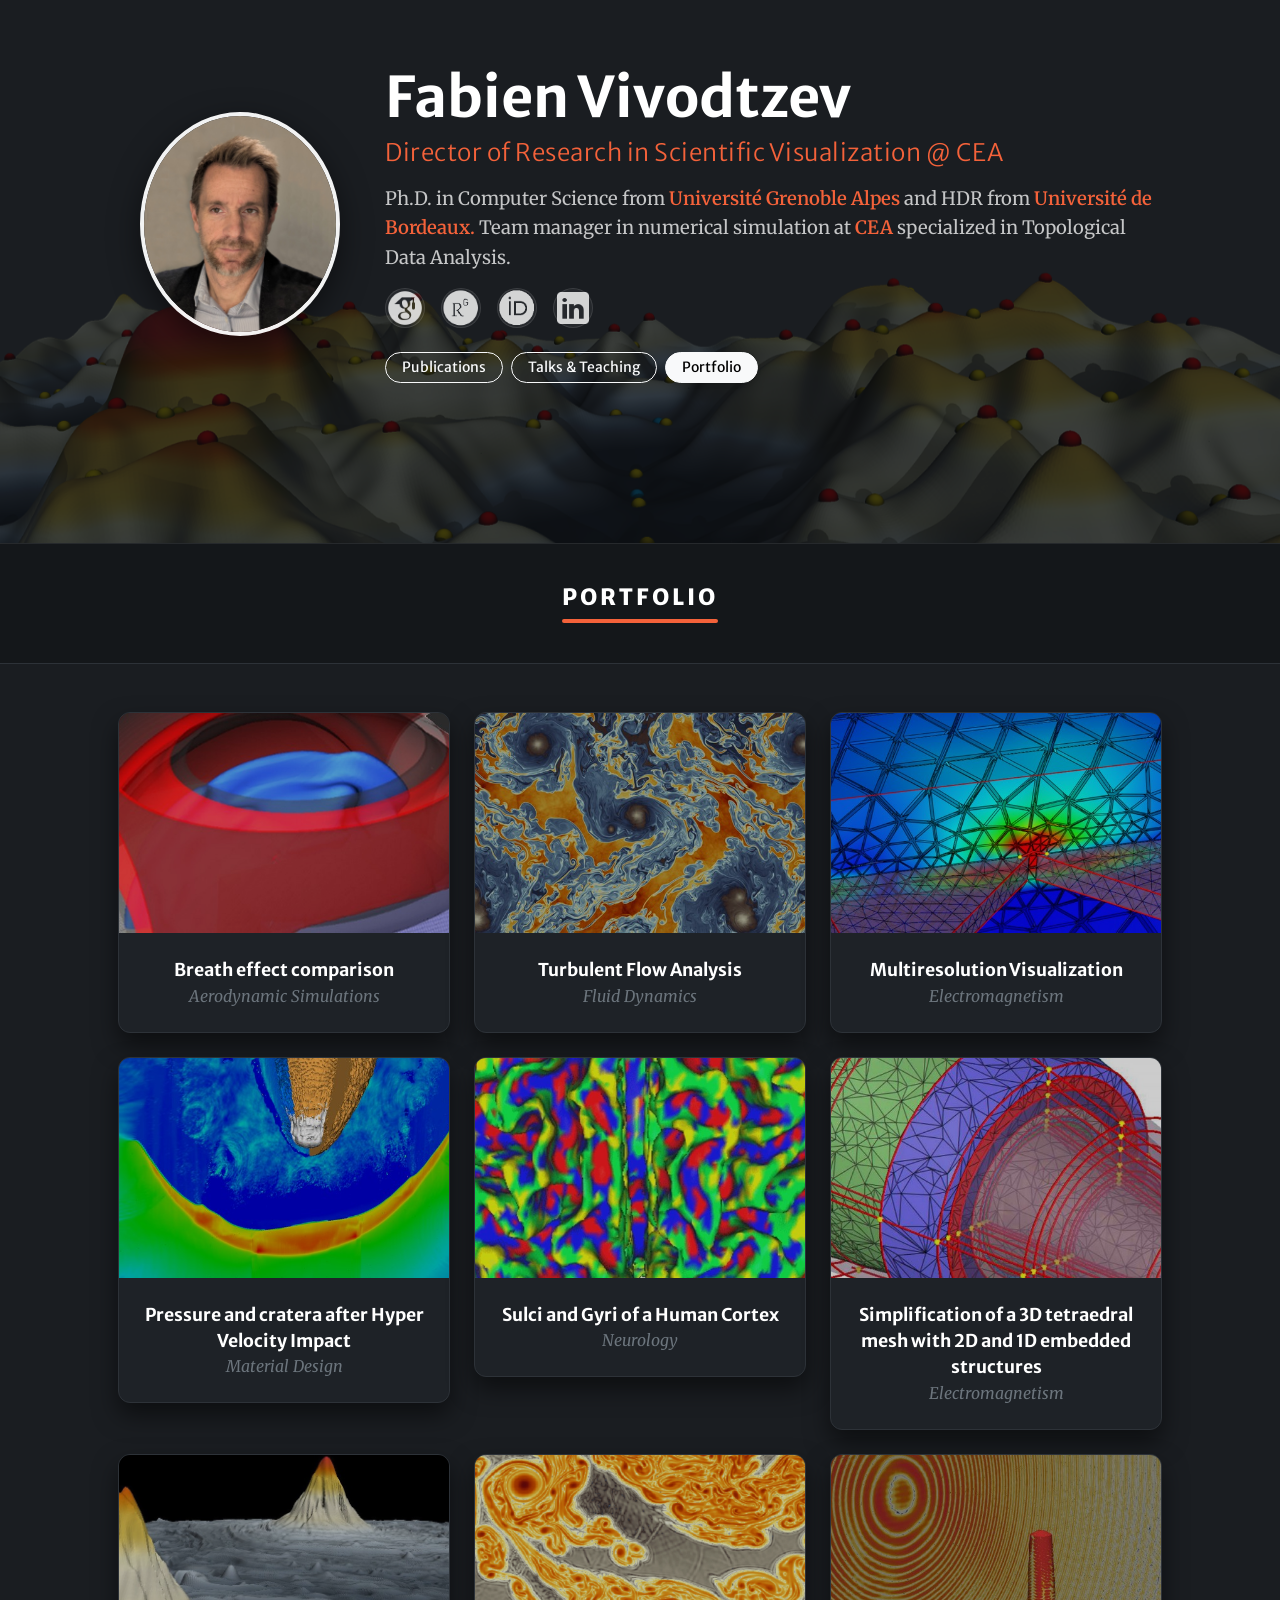
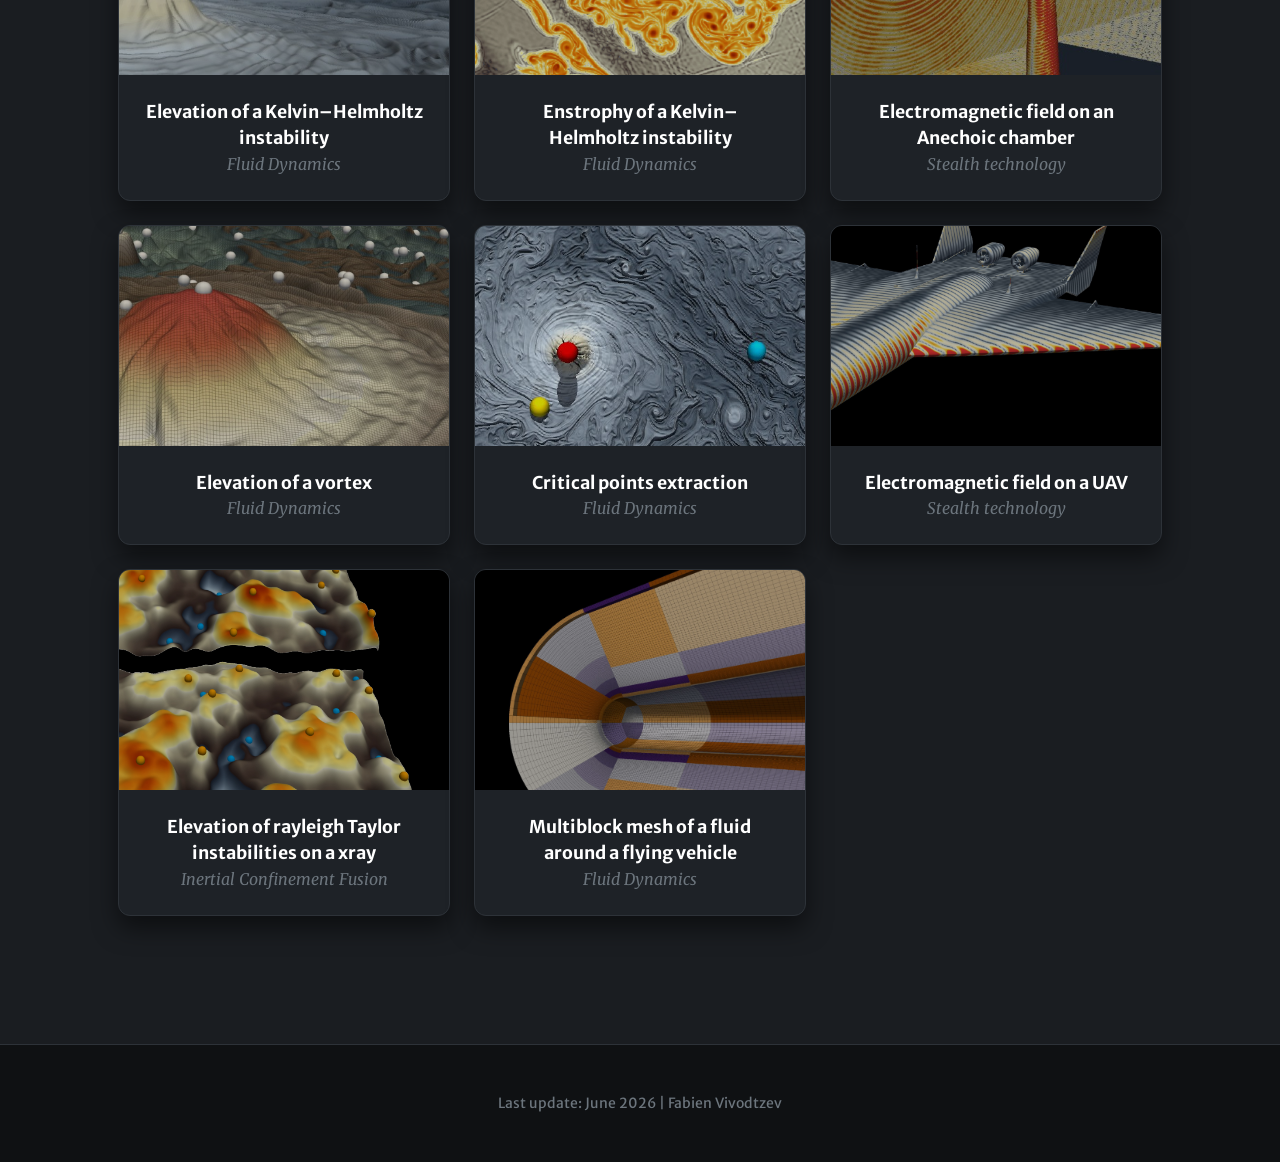
<file: portfolio.html>
<!DOCTYPE html>
<html lang="en">

<head>
    <meta charset="utf-8" />
    <meta name="viewport" content="width=device-width, initial-scale=1, shrink-to-fit=no" />
    <meta name="description" content="Fabien Vivodtzev - Portfolio" />
    <meta name="author" content="Fabien Vivodtzev" />
    <title>Portfolio | Fabien Vivodtzev</title>
    <link rel="icon" type="image/x-icon" href="./img/icone2.png" />

    <link href="https://fonts.googleapis.com/css?family=Merriweather+Sans:400,700" rel="stylesheet" />
    <link href="https://fonts.googleapis.com/css?family=Merriweather:400,300,300italic,400italic,700,700italic" rel="stylesheet" type="text/css" />

    <link href="css/styles.css" rel="stylesheet" />
    <link href="css/mystyle.css" rel="stylesheet" />
</head>

<body id="page-top">



<header class="masthead banner-mode" id="home">
    <div class="container px-4 px-lg-5">
        <div class="row align-items-center">
            <div class="col-md-4 col-lg-3 text-center mb-4 mb-md-0">
                <img src="./img/portrait-5.jpg" class="img-fluid rounded-circle portrait-banner" alt="Fabien">
            </div>
            <div class="col-md-8 col-lg-9 text-md-start text-center">
                <h1 class="text-white fw-bold mb-2">Fabien Vivodtzev</h1>
                <h2 class="text-primary-light mb-3 fs-4 fw-light">Director of Research in Scientific Visualization @ CEA</h2>
                <p class="text-white-75 banner-bio">
                    Ph.D. in Computer Science from <a href="https:">Université Grenoble Alpes</a> and HDR from <a href="https:">Université de Bordeaux.</a>
                    Team manager in numerical simulation at <a href="https://www.cea.fr">CEA</a> specialized in Topological Data Analysis.
                </p>
           


                       <div class="mt-3 d-flex flex-wrap gap-3 justify-content-center justify-content-md-start">
    <a href="https://scholar.google.fr/citations?user=md5jJRoAAAAJ&hl" class="social-btn" title="Google Scholar">
        <img src="./img/icon-google-scholar.png" alt="Google Scholar">
    </a>
   
           <a href="https://www.researchgate.net/profile/Fabien-Vivodtzev" class="social-btn" title="ResearchGate">
        <img src="./img/icon-researchgate.png" alt="Research Gate"> </a>

    <a href="https://orcid.org/0009-0001-5302-5477" class="social-btn" title="ORCID">
        <img src="./img/icon-orcid.png" alt="ORCID">
    </a>

     <a href="https://www.linkedin.com/in/fabien-vivodtzev/" class="social-btn" title="LinkedIn">
        <img src="./img/icon-linkedin.png" alt="Linked In"> </a>


        



</div>





                <div class="mt-4 d-flex flex-wrap gap-2 justify-content-center justify-content-md-start">
                    <a href="index.html" class="btn btn-outline-light btn-sm rounded-pill px-3 ">Publications</a>
                    <a href="talks.html"   class="btn btn-outline-light btn-sm rounded-pill px-3">Talks & Teaching</a>
                    <a href="portfolio.html"    class="btn btn-light btn-sm rounded-pill px-3 shadow-sm">Portfolio</a>
                </div>
                

         


            </div>
        </div>
    </div>
</header>



    <section class="page-section section-banner-dark" id="portfolio">
        <div class="container px-4 px-lg-5">
            <div class="row justify-content-center">
                <div class="col-auto text-center">
                    <div class="d-inline-flex flex-column align-items-center">
                        <div class="d-flex align-items-center gap-3 mb-2">
                            <h2 class="section-title-modern mb-0">Portfolio</h2>
                        </div>
                        <div class="title-underline w-100"></div>
                    </div>
                </div>
            </div>
        </div>
    </section>

    <section class="page-section pt-5">
        <div class="container px-4 px-lg-5">
            <div class="row g-4">
                
                <div class="col-lg-4 col-md-6">
                    <div class="portfolio-item-modern">
                        <a class="portfolio-link" href="./portfolio/fullsize/1.png">
                            <div class="portfolio-hover">
                                <div class="portfolio-hover-content"><i class="fas fa-plus fa-2x"></i></div>
                            </div>
                            <img class="img-fluid portfolio-img" src="./portfolio/thumbnails/1.jpg" alt="Aerodynamic" />
                        </a>
                        <div class="portfolio-caption">
                            <div class="portfolio-caption-heading">Breath effect comparison</div>
                            <div class="portfolio-caption-subheading text-muted">Aerodynamic Simulations</div>
                        </div>
                    </div>
                </div>

                <div class="col-lg-4 col-md-6">
                    <div class="portfolio-item-modern">
                        <a class="portfolio-link" href="./portfolio/fullsize/2.png">
                            <div class="portfolio-hover">
                                <div class="portfolio-hover-content"><i class="fas fa-plus fa-2x"></i></div>
                            </div>
                            <img class="img-fluid portfolio-img" src="./portfolio/thumbnails/2.jpg" alt="Fluid" />
                        </a>
                        <div class="portfolio-caption">
                            <div class="portfolio-caption-heading">Turbulent Flow Analysis</div>
                            <div class="portfolio-caption-subheading text-muted">Fluid Dynamics</div>
                        </div>
                    </div>
                </div>

                <div class="col-lg-4 col-md-6">
                    <div class="portfolio-item-modern">
                        <a class="portfolio-link" href="./portfolio/fullsize/3.png">
                            <div class="portfolio-hover">
                                <div class="portfolio-hover-content"><i class="fas fa-plus fa-2x"></i></div>
                            </div>
                            <img class="img-fluid portfolio-img" src="./portfolio/thumbnails/3.jpg" alt="Electro" />
                        </a>
                        <div class="portfolio-caption">
                            <div class="portfolio-caption-heading">Multiresolution Visualization</div>
                            <div class="portfolio-caption-subheading text-muted">Electromagnetism</div>
                        </div>
                    </div>
                </div>






       <div class="col-lg-4 col-md-6">
                    <div class="portfolio-item-modern">
                        <a class="portfolio-link" href="./portfolio/fullsize/4.png">
                            <div class="portfolio-hover">
                                <div class="portfolio-hover-content"><i class="fas fa-plus fa-2x"></i></div>
                            </div>
                            <img class="img-fluid portfolio-img" src="./portfolio/thumbnails/4.jpg" alt="Electro" />
                        </a>
                        <div class="portfolio-caption">
                            <div class="portfolio-caption-heading">Pressure and cratera after Hyper Velocity Impact</div>
                            <div class="portfolio-caption-subheading text-muted">Material Design</div>
                        </div>
                    </div>
                </div>




       <div class="col-lg-4 col-md-6">
                    <div class="portfolio-item-modern">
                        <a class="portfolio-link" href="./portfolio/fullsize/5.jpg">
                            <div class="portfolio-hover">
                                <div class="portfolio-hover-content"><i class="fas fa-plus fa-2x"></i></div>
                            </div>
                            <img class="img-fluid portfolio-img" src="./portfolio/thumbnails/5.jpg" alt="Electro" />
                        </a>
                        <div class="portfolio-caption">
                            <div class="portfolio-caption-heading">Sulci and Gyri of a Human Cortex</div>
                            <div class="portfolio-caption-subheading text-muted">Neurology</div>
                        </div>
                    </div>
                </div>


       <div class="col-lg-4 col-md-6">
                    <div class="portfolio-item-modern">
                        <a class="portfolio-link" href="./portfolio/fullsize/6.jpg">
                            <div class="portfolio-hover">
                                <div class="portfolio-hover-content"><i class="fas fa-plus fa-2x"></i></div>
                            </div>
                            <img class="img-fluid portfolio-img" src="./portfolio/thumbnails/6.jpg" alt="Electro" />
                        </a>
                        <div class="portfolio-caption">
                            <div class="portfolio-caption-heading">Simplification of a 3D tetraedral mesh with 2D and 1D embedded structures</div>
                            <div class="portfolio-caption-subheading text-muted">Electromagnetism</div>
                        </div>
                    </div>
                </div>



       <div class="col-lg-4 col-md-6">
                    <div class="portfolio-item-modern">
                        <a class="portfolio-link" href="./portfolio/fullsize/zoom-khi.png">
                            <div class="portfolio-hover">
                                <div class="portfolio-hover-content"><i class="fas fa-plus fa-2x"></i></div>
                            </div>
                            <img class="img-fluid portfolio-img" src="./portfolio/thumbnails/zoom-khi.jpg" alt="Electro" />
                        </a>
                        <div class="portfolio-caption">
                            <div class="portfolio-caption-heading">Elevation of a Kelvin–Helmholtz instability</div>
                            <div class="portfolio-caption-subheading text-muted">Fluid Dynamics</div>
                        </div>
                    </div>
                </div>



       <div class="col-lg-4 col-md-6">
                    <div class="portfolio-item-modern">
                        <a class="portfolio-link" href="./portfolio/fullsize/turbulence1.png">
                            <div class="portfolio-hover">
                                <div class="portfolio-hover-content"><i class="fas fa-plus fa-2x"></i></div>
                            </div>
                            <img class="img-fluid portfolio-img" src="./portfolio/thumbnails/turbulence1.jpg" alt="Electro" />
                        </a>
                        <div class="portfolio-caption">
                            <div class="portfolio-caption-heading">Enstrophy of a Kelvin–Helmholtz instability</div>
                            <div class="portfolio-caption-subheading text-muted">Fluid Dynamics</div>
                        </div>
                    </div>
                </div>






       <div class="col-lg-4 col-md-6">
                    <div class="portfolio-item-modern">
                        <a class="portfolio-link" href="./portfolio/fullsize/iris.png">
                            <div class="portfolio-hover">
                                <div class="portfolio-hover-content"><i class="fas fa-plus fa-2x"></i></div>
                            </div>
                            <img class="img-fluid portfolio-img" src="./portfolio/thumbnails/iris.jpg" alt="Electro" />
                        </a>
                        <div class="portfolio-caption">
                            <div class="portfolio-caption-heading">Electromagnetic field on an Anechoic chamber</div>
                            <div class="portfolio-caption-subheading text-muted">Stealth technology</div>
                        </div>
                    </div>
                </div>




                       <div class="col-lg-4 col-md-6">
                    <div class="portfolio-item-modern">
                        <a class="portfolio-link" href="./portfolio/fullsize/morse.png">
                            <div class="portfolio-hover">
                                <div class="portfolio-hover-content"><i class="fas fa-plus fa-2x"></i></div>
                            </div>
                            <img class="img-fluid portfolio-img" src="./portfolio/thumbnails/morse.jpg" alt="Electro" />
                        </a>
                        <div class="portfolio-caption">
                            <div class="portfolio-caption-heading">Elevation of a vortex </div>
                            <div class="portfolio-caption-subheading text-muted">Fluid Dynamics</div>
                        </div>
                    </div>
                </div>




                       <div class="col-lg-4 col-md-6">
                    <div class="portfolio-item-modern">
                        <a class="portfolio-link" href="./portfolio/fullsize/noise-01-cp.png">
                            <div class="portfolio-hover">
                                <div class="portfolio-hover-content"><i class="fas fa-plus fa-2x"></i></div>
                            </div>
                            <img class="img-fluid portfolio-img" src="./portfolio/thumbnails/noise-01-cp.jpg" alt="Electro" />
                        </a>
                        <div class="portfolio-caption">
                            <div class="portfolio-caption-heading">Critical points extraction  </div>
                            <div class="portfolio-caption-subheading text-muted">Fluid Dynamics</div>
                        </div>
                    </div>
                </div>





                       <div class="col-lg-4 col-md-6">
                    <div class="portfolio-item-modern">
                        <a class="portfolio-link" href="./portfolio/fullsize/uav.png">
                            <div class="portfolio-hover">
                                <div class="portfolio-hover-content"><i class="fas fa-plus fa-2x"></i></div>
                            </div>
                            <img class="img-fluid portfolio-img" src="./portfolio/thumbnails/uav.jpg" alt="Electro" />
                        </a>
                        <div class="portfolio-caption">
                            <div class="portfolio-caption-heading">Electromagnetic field on a UAV </div>
                            <div class="portfolio-caption-subheading text-muted">Stealth technology</div>
                        </div>
                    </div>
                </div>





                

                       <div class="col-lg-4 col-md-6">
                    <div class="portfolio-item-modern">
                        <a class="portfolio-link" href="./portfolio/fullsize/fusion.png">
                            <div class="portfolio-hover">
                                <div class="portfolio-hover-content"><i class="fas fa-plus fa-2x"></i></div>
                            </div>
                            <img class="img-fluid portfolio-img" src="./portfolio/thumbnails/fusion.jpg" alt="Electro" />
                        </a>
                        <div class="portfolio-caption">
                            <div class="portfolio-caption-heading">Elevation of rayleigh Taylor instabilities on a xray </div>
                            <div class="portfolio-caption-subheading text-muted">Inertial Confinement Fusion</div>
                        </div>
                    </div>
                </div>





                

                       <div class="col-lg-4 col-md-6">
                    <div class="portfolio-item-modern">
                        <a class="portfolio-link" href="./portfolio/fullsize/multiblock.png">
                            <div class="portfolio-hover">
                                <div class="portfolio-hover-content"><i class="fas fa-plus fa-2x"></i></div>
                            </div>
                            <img class="img-fluid portfolio-img" src="./portfolio/thumbnails/multiblock.jpg" alt="Electro" />
                        </a>
                        <div class="portfolio-caption">
                            <div class="portfolio-caption-heading">Multiblock mesh of a fluid around a flying vehicle</div>
                            <div class="portfolio-caption-subheading text-muted">Fluid Dynamics</div>
                        </div>
                    </div>
                </div>








            </div>
        </div>
    </section>

    <footer class=" py-5">
        <div class="container px-4 px-lg-5">
            <div class="small text-center text-muted">Last update: June 2026 | Fabien Vivodtzev</div>
        </div>
    </footer>

    <script src="js/bootstrap.bundle.min.js"></script>
    <script src="js/scripts.js"></script>
</body>
</html>
</file>
<file: css/mystyle.css>
/* --- CONFIGURATION GLOBALE SOMBRE --- */
body {
    background-color: #1a1d21 !important; /* Fond anthracite très sombre */
    color: #e9ecef !important; /* Texte gris clair pour le confort visuel */
    font-family: 'Merriweather Sans', sans-serif;
}

/* Portrait adaptatif */
.portrait-banner {
    max-width: 200px;
    height: auto;
    border: 4px solid rgba(255, 255, 255, 0.945);
    box-shadow: 0 10px 30px rgba(0,0,0,0.5);
    transition: transform 0.3s ease;
}

.portrait-banner:hover {
    transform: scale(1.02);
}

.text-primary-light {
    color: #f4623a; /* Orange signature */
    letter-spacing: 0.5px;
}




/* --- HEADER / BANDEAU AVEC IMAGE EN BAS --- */
header.masthead.banner-mode {
    position: relative; /* Obligatoire pour le positionnement absolu de l'image */
    height: auto; 
    min-height: 40vh; /* Augmenté pour donner de l'espace à l'image */
    padding: 4rem 0 10rem 0; /* Plus de padding en bas pour ne pas masquer le texte */
    display: flex;
    align-items: center;
    border-bottom: 1px solid rgba(255, 255, 255, 0.05);
    overflow: hidden; /* Empêche l'image de dépasser */
}

/* Nouveau calque pour l'image de fond */
header.masthead.banner-mode::after {
    content: "";
    position: absolute;
    bottom: 0; /* Coller en bas */
    left: 0;
    width: 100%;
    height: 100%; /* Couvre toute la hauteur pour l'effet de dégradé */
    
    /* Image de fond (image_1.png) */
    background-image: url('../img/background-head.png'); /* Vérifiez le chemin et l'extension */
    background-size: cover; /* Toute la largeur, rogne dynamiquement */
    background-position: bottom; /* Aligné sur le bas */
    background-repeat: no-repeat;
    
    /* Mixe la couleur sombre avec l'image pour l'effet d'intégration */
    mix-blend-mode: soft-light;
    opacity: 0.8; /* Légère transparence pour le thème sombre */
    z-index: 0;
}

/* Garantit que le contenu est bien au-dessus de l'image */
header.masthead.banner-mode .container {
    z-index: 1;
    position: relative;
}










.banner-bio {
    font-size: 1.1rem;
    line-height: 1.6;
    max-width: 800px;
    color: #ced4da;
    font-family: 'Merriweather', serif;
}

.banner-bio a {
    color: #f4623a;
    text-decoration: none;
    font-weight: 600;
}

.banner-bio a:hover {
    text-decoration: underline;
}

/* --- SECTIONS DE TITRE --- */
.section-banner-dark {
    background: #14171a;
    padding: 2.5rem 0 !important;
    border-bottom: 1px solid #2d3238;
}

.section-title-modern {
    color: #ffffff;
    font-weight: 800;
    text-transform: uppercase;
    letter-spacing: 3px;
    font-size: 1.4rem;
    margin-bottom: 0.5rem;
}

.title-underline {
    height: 4px;
    width: 60px;
    background-color: #f4623a;
    border-radius: 2px;
}

/* ------------------------------------------------*/
/* --- ÉLÉMENTS DE RECHERCHE / ARTICLES --- */
/* ------------------------------------------------*/
.research-item {
    padding: 1.5rem;
    margin-bottom: 1.2rem;
    border-radius: 12px;
    background-color: #383d45; /* Cartes en relief sombre */
    border: 1px solid #2d3238;
    box-shadow: 0 5px 15px rgba(0, 0, 0, 0.4);
    transition: all 0.3s ease;
}

.research-item:hover {
    background-color: #252a30;
    border-color: #f4623a;
    box-shadow: 0 8px 25px rgba(0, 0, 0, 0.6);
    transform: translateY(-3px);
}

.publication-thumb {
    /* border-radius: 8px; */
    /*box-shadow: 0 4px 10px rgba(0,0,0,0.5);*/
    max-height: 120px;
    object-fit: cover;
}

.entry-title {
    color: #ffffff;
    font-size: 1.15rem;
}

.research-item p.text-muted {
    color: #adb5bd !important;
}

.btn-entry {
    color: #ced4da;
    border-color: #495057;
    background: transparent;
    transition: all 0.2s;
}

.btn-entry:hover {
    background-color: #f4623a;
    border-color: #f4623a;
    color: white;
}









/* ------------------------------------------------*/
/* Style des boutons sociaux sous la navigation */
/* ------------------------------------------------*/
.social-btn {
    display: inline-flex;
    align-items: center;
    justify-content: center;
    width: 40px;
    height: 40px;
    background-color: rgba(255, 255, 255, 0.05);
    border: 1px solid rgba(255, 255, 255, 0.1);
    border-radius: 50%;
    transition: all 0.3s ease;
    padding: 0px; /* Ajuste la taille de l'icône à l'intérieur */
}

.social-btn img {
    width: 100%;
    height: 100%;
    object-fit: contain;
    /* Si votre icône est noire, cette ligne la rendra blanche pour le mode sombre */
    filter: brightness(0) invert(1); 
    opacity: 0.8;
}

.social-btn:hover {
    background-color: rgba(244, 98, 58, 0.2); /* Fond orange transparent au survol */
    border-color: #f4623a;
    transform: translateY(-3px);
}

.social-btn:hover img {
    filter: brightness(1) invert(1);
    opacity: 1;
}







/* --- SÉPARATEUR D'ANNÉES --- */
.year-divider {
    display: flex;
    align-items: center;
    margin: 3rem 0 2rem 0;
}

.year-label {
    font-weight: 700;
    color: #fff;
    background-color: #f4623a;
    padding: 0.3rem 1.2rem;
    border-radius: 50px;
    z-index: 1;
}

.year-line {
    flex-grow: 1;
    height: 2px;
    margin-left: -10px;
    background: linear-gradient(to right, #f4623a 0%, #121416 100%);
}

/* --- PORTFOLIO --- */
.portfolio-item-modern {
    background-color: #1e2227;
    border-radius: 12px;
    border: 1px solid #2d3238;
    overflow: hidden;
    transition: all 0.3s ease;
    box-shadow: 0 12px 25px rgba(0,0,0,0.5);
}

.portfolio-item-modern:hover {
    transform: translateY(-5px);
    border-color: #f4623a;
}

.portfolio-img {
    width: 100%;
    height: 220px;
    object-fit: cover;
    filter: brightness(0.8);
    transition: filter 0.3s;
}

.portfolio-item-modern:hover .portfolio-img {
    filter: brightness(1);
}

.portfolio-caption {
    padding: 1.5rem;
    text-align: center;
}

.portfolio-caption-heading {
    font-size: 1.1rem;
    font-weight: 700;
    color: #ffffff;
}

.portfolio-caption-subheading {
    font-style: italic;
    font-family: 'Merriweather', serif;
}

/* --- FOOTER --- */
footer {
    background-color: #0f1113 !important;
    border-top: 1px solid #2d3238;
}

footer .text-muted {
    color: #6c757d !important;
}

/* --- RESPONSIVE --- */
@media (max-width: 768px) {
    header.masthead.banner-mode {
        padding: 2rem 0;
    }
    .portrait-banner {
        max-width: 120px;
        margin-bottom: 1rem;
    }
    .section-title-modern {
        font-size: 1.2rem;
    }
}
</file>
